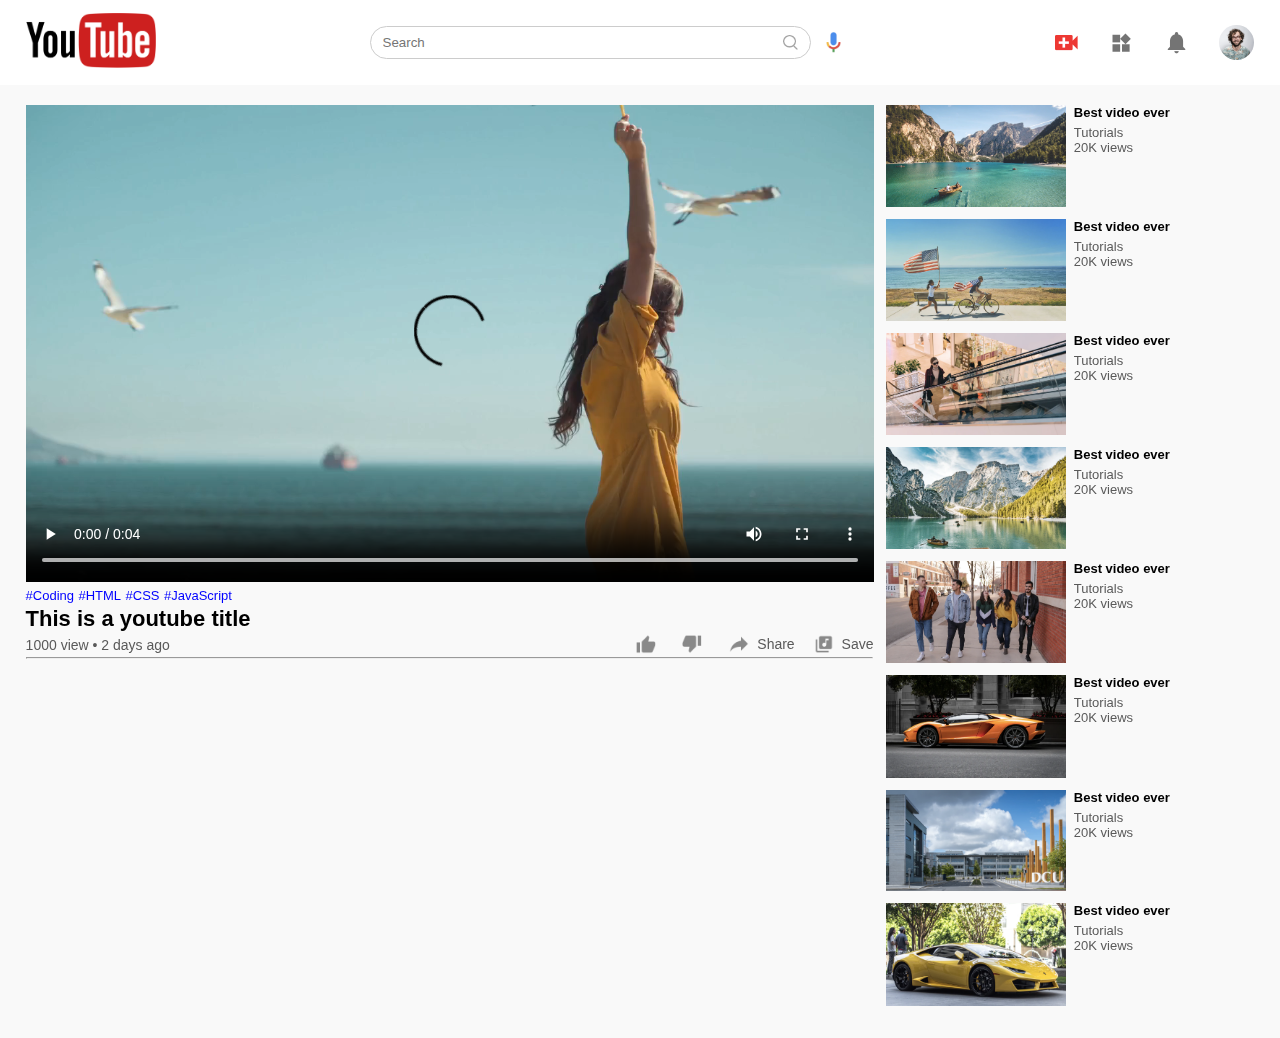
<file: play-video.html>
<!DOCTYPE html>
<html lang="en">
<head>
  <meta charset="UTF-8">
  <meta http-equiv="X-UA-Compatible" content="IE=edge">
  <meta name="viewport" content="width=device-width, initial-scale=1.0">
  <title>Playing video</title>
  <link rel="stylesheet" href="style.css">
</head>
<body>

  <nav class="flex-div">
    <div class="nav-left flex-div">
      <a href="main.html" ><img src="images/logo.png" class="logo"></a>
    </div>
    <div class="nav-middle flex-div">
      <div class="search-box flex-div">
        <input type="text" placeholder="Search">
        <img src="images/search.png">
      </div>  
      <img src="images/voice-search.png" class="mic-icon">  
    </div>
    <div class="nav-right flex-div">
      <img src="images/upload.png">
      <img src="images/more.png">
      <img src="images/notification.png">
      <img src="images/Jack.png" class="user-icon">
    </div>
  </nav>

  <div class="container play-container">
    <div class="row">
      <div class="play-video">
        <video controls autoplay>
          <source src="images/video.mp4" type="video/mp4">
        </video>
        <div class="tags">
          <a href="">#Coding</a>
          <a href="">#HTML</a>
          <a href="">#CSS</a>
          <a href="">#JavaScript</a>
        </div>
        <h3>This is a youtube title</h3>
        <div class="play-video-info">
          <p>1000 view &bull; 2 days ago</p>
          <div>
            <a href=""><img src="images/like.png" alt=""></a>
            <a href=""><img src="images/dislike.png" alt=""></a>
            <a href=""><img src="images/share.png" alt="">Share</a>
            <a href=""><img src="images/save.png" alt="">Save</a>
          </div>
        </div>
        <hr>
      </div>

      <div class="right-sidebar">
        <div class="side-video-list">
          <a href="" class="small-thumbnail"><img src="images/thumbnail1.png"></a>
          <div class="vid-info">
            <a href="">Best video ever</a>
            <p>Tutorials</p>
            <p>20K views</p>
          </div>
        </div> 

        <div class="side-video-list">
          <a href="" class="small-thumbnail"><img src="images/thumbnail2.png"></a>
          <div class="vid-info">
            <a href="">Best video ever</a>
            <p>Tutorials</p>
            <p>20K views</p>
          </div>
        </div> 

        <div class="side-video-list">
          <a href="" class="small-thumbnail"><img src="images/thumbnail3.png"></a>
          <div class="vid-info">
            <a href="">Best video ever</a>
            <p>Tutorials</p>
            <p>20K views</p>
          </div>
        </div> 

        <div class="side-video-list">
          <a href="" class="small-thumbnail"><img src="images/thumbnail4.png"></a>
          <div class="vid-info">
            <a href="">Best video ever</a>
            <p>Tutorials</p>
            <p>20K views</p>
          </div>
        </div> 

        <div class="side-video-list">
          <a href="" class="small-thumbnail"><img src="images/thumbnail5.png"></a>
          <div class="vid-info">
            <a href="">Best video ever</a>
            <p>Tutorials</p>
            <p>20K views</p>
          </div>
        </div> 
        
        <div class="side-video-list">
          <a href="" class="small-thumbnail"><img src="images/thumbnail6.png"></a>
          <div class="vid-info">
            <a href="">Best video ever</a>
            <p>Tutorials</p>
            <p>20K views</p>
          </div>
        </div> 

        <div class="side-video-list">
          <a href="" class="small-thumbnail"><img src="images/thumbnail7.png"></a>
          <div class="vid-info">
            <a href="">Best video ever</a>
            <p>Tutorials</p>
            <p>20K views</p>
          </div>
        </div> 
        
        <div class="side-video-list">
          <a href="" class="small-thumbnail"><img src="images/thumbnail8.png"></a>
          <div class="vid-info">
            <a href="">Best video ever</a>
            <p>Tutorials</p>
            <p>20K views</p>
          </div>
        </div> 
      </div>
    </div>
  </div>


</body>
</html>
</file>
<file: style.css>
* {
  margin: 0;
  padding: 0;
  font-family: 'poppins', sans-serif;
  box-sizing: border-box ;
}

a {
  text-decoration: none;
  color: #5a5a5a;
}

img {
  cursor: pointer;
}

.flex-div {
  display: flex;
  align-items: center;
}

nav {
  padding: 10px 2%;
  justify-content: space-between;
  box-shadow: 0 0 10px rgba(0, 0, 0, 0.2);
  background: #fff;
  position: static;
  top: 0;
  z-index: 10;
}

.nav-right img {
  width: 25px;
  margin: 15px;
}

.nav-right .user-icon {
  width: 35px;
  border-radius: 50%;
  margin-right: 0;
}

.nav-left .menu-icon {
  width: 22px;
  margin-right: 25px;
}

.nav-left .logo {
  width: 130px;
}

.nav-middle .menu-icon {
  width: 16px;
}

.nav-middle .search-box {
  border: 1px solid #ccc;
  margin: 15px;
  padding: 8px 12px;
  border-radius: 25px;
}

.nav-middle .search-box input {
  width: 400px;
  border: 0;
  outline: 0;
  background: transparent;
}

.nav-middle img {
  width: 15px;
}

/* -----------main-------- */
.container {
  background: #f9f9f9;
  padding-left: 2%;
  padding-right: 2%;
  padding-top: 20px;
  padding-bottom: 20px;
}

.banner {
  width: 100%;
}

.banner img {
  width: 100%;
  border-radius: 8px;
}

.list-container {
  display: grid;
  grid-template-columns: repeat(auto-fit, minmax(250px, 1fr));
  grid-column-gap: 16px;
  grid-row-gap: 30px;
  margin-top: 15px;
}

.vid-list .thumbnail {
  width: 100%;
  border-radius: 5px;
}

.vid-list .flex-div {
  align-items: flex-start;
  margin-top: 7px;
}

.vid-list .flex-div img {
  width: 35px;
  margin-right: 20px;
  border-radius: 50%;
}

.vid-info {
  color: #5a5a5a;
  font-size: 13px;
}

.vid-info a {
  color: #000;
  font-weight: 600;
  display: block;
  margin-bottom: 5px;
}

/* ----------- Play video page --------- */
.play-container {
  padding-left: 2%;
}

.row {
  display: flex;
  justify-content: space-between;
  flex-wrap: wrap;
}

.play-video {
  flex-basis: 69%;
}

.right-sidebar {
  flex-basis: 30%;
}

.play-video video {
 width: 100%;
} 

.side-video-list {
  display: flex;
  justify-content: space-between;
  margin-bottom: 8px;
}

.side-video-list img {
  width: 100%;
}

.side-video-list .small-thumbnail {
  flex-basis: 49%;
}

.side-video-list .vid-info {
  flex-basis: 49%;
}

.play-video .tags a{
  color: #0000ff;
  font-size: 13px;
}

.play-video h3 {
  font-weight: 600;
  font-size: 22px;
  margin-top: 2px;
}

.play-video .play-video-info {
  display: flex;
  align-items: center;
  justify-content: space-between;
  flex-wrap: wrap;
  margin-top: 2px;
  font-size: 14px;
  color: #5a5a5a;
}

.play-video .play-video-info a img {
  width: 20px;
  margin-right: 8px;
}

.play-video .play-video-info a {
  display: inline-flex;
  align-items: center;
  margin-left: 15px;
}

.logOut {
  height: 30px;
  margin-left: 30px;
  padding: 10px;
  align-items: center;

  display: flex;
  justify-content: center;
  align-items: center;
  border: black;
  border-radius: 15px;
  background-color: rgb(220, 36, 36);
}

.logOut:hover {
  background-color: rgb(167, 51, 51);
  border: black;
}

.logOut a {
  color: white;
  font-weight: 300;
  font-size: 14px;
}
</file>
